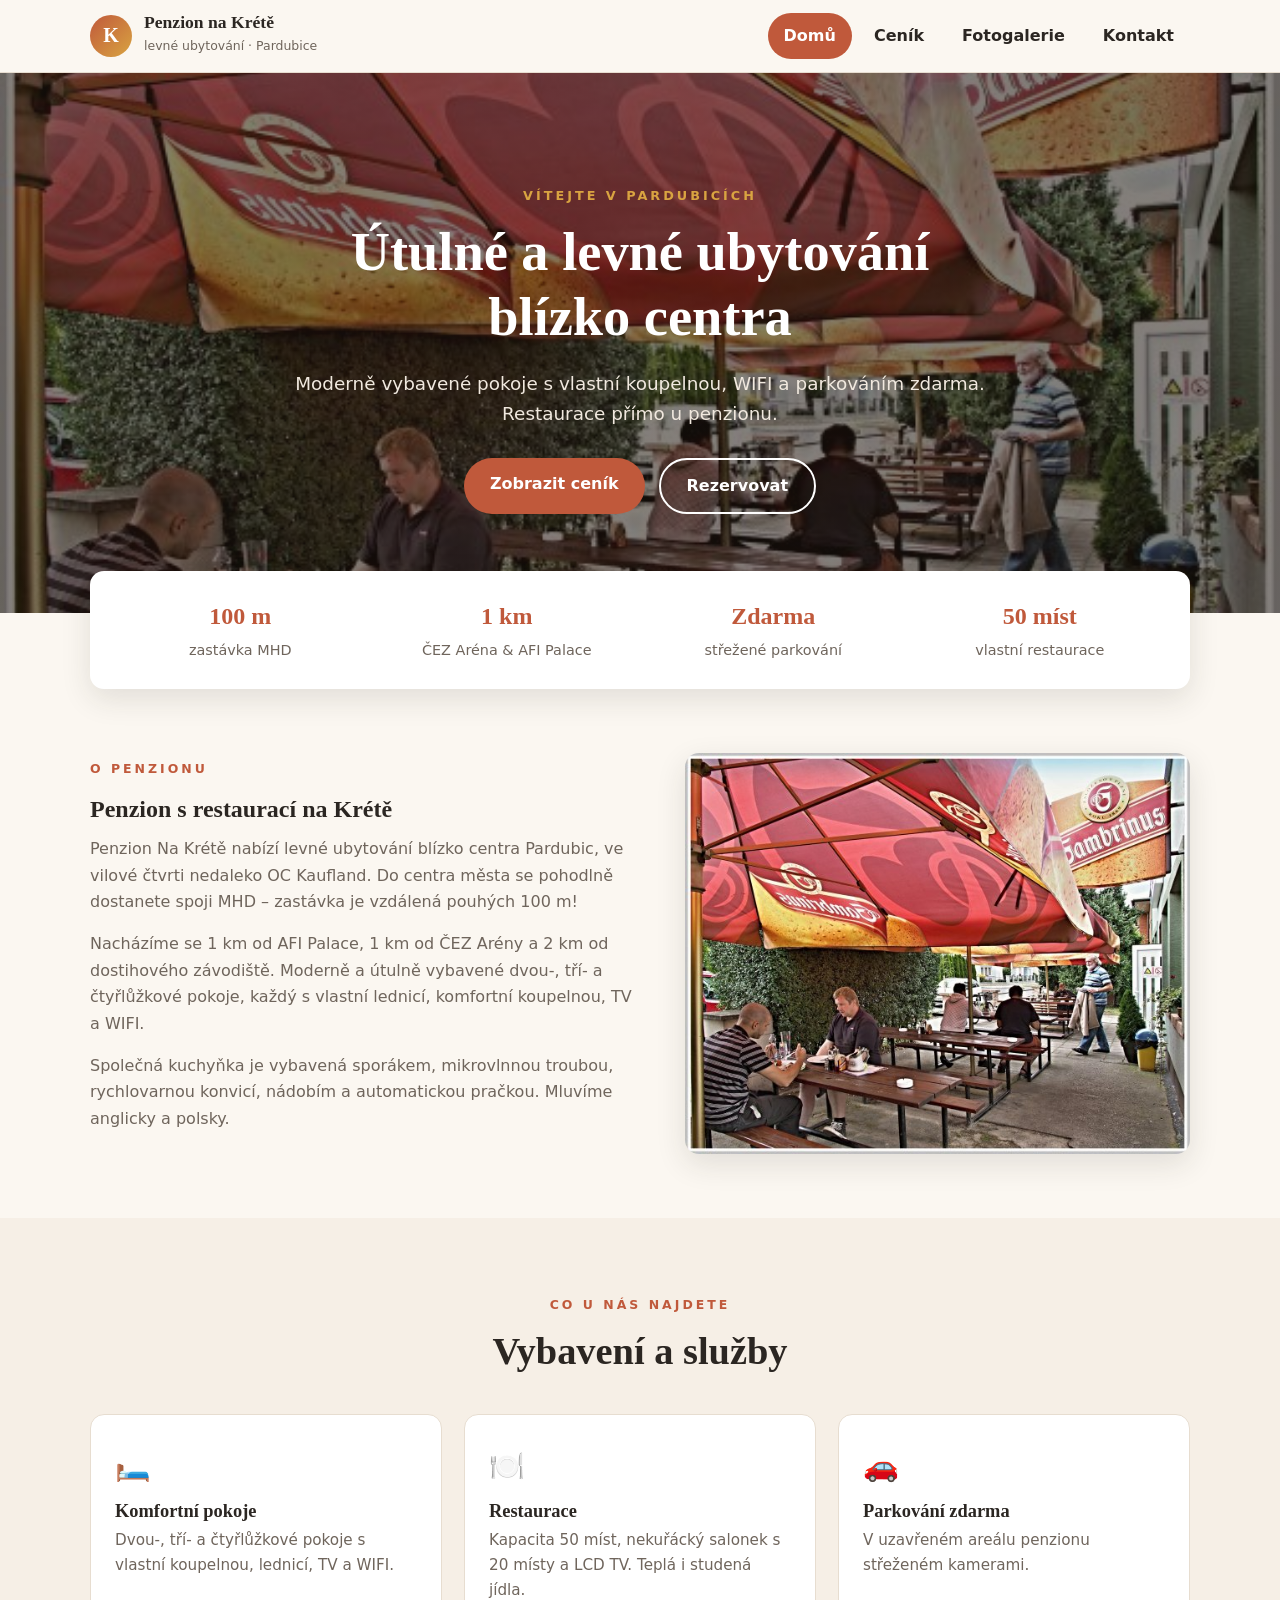
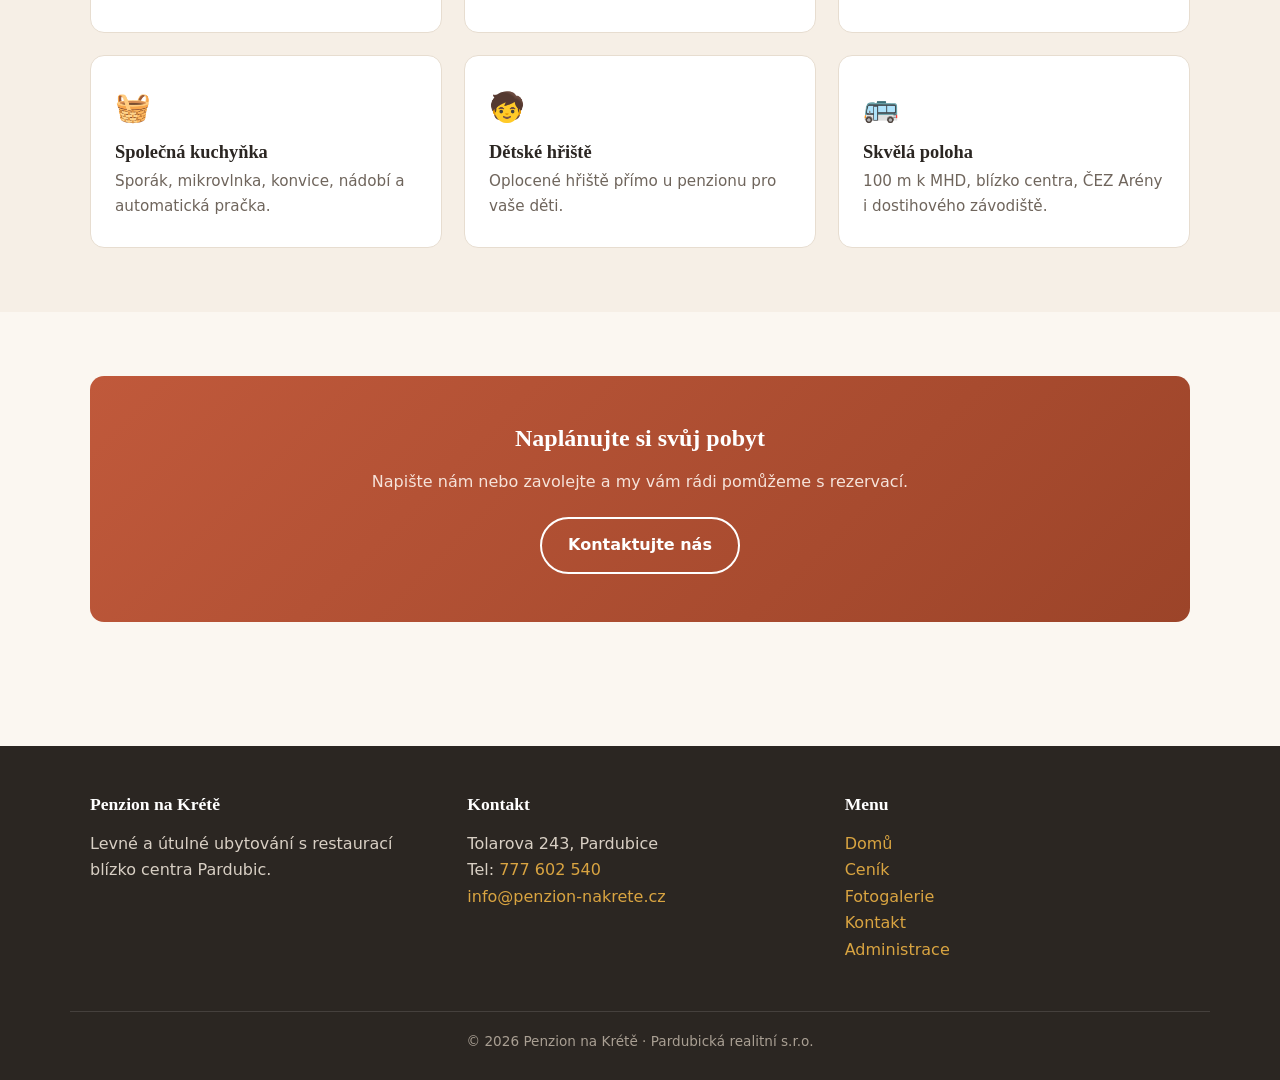
<file: index.html>
<!DOCTYPE html>
<html lang="cs">
<head>
  <meta charset="UTF-8" />
  <meta name="viewport" content="width=device-width, initial-scale=1" />
  <title>Penzion na Krétě – levné ubytování v Pardubicích</title>
  <meta name="description" content="Penzion Na Krétě nabízí levné a útulné ubytování blízko centra Pardubic. Restaurace, parkování zdarma, WIFI, dětské hřiště." />
  <link rel="stylesheet" href="base.css?v=3" />
  <link rel="stylesheet" href="index.css?v=3" />
</head>
<body>

  <!-- HLAVIČKA -->
  <header class="site-header">
    <div class="container header-inner">
      <a class="brand" href="index.html">
        <span class="brand-mark">K</span>
        <span class="brand-text">
          <strong>Penzion na Krétě</strong>
          <span>levné ubytování · Pardubice</span>
        </span>
      </a>
      <button class="burger" aria-label="Menu" aria-expanded="false">
        <span></span><span></span><span></span>
      </button>
      <nav class="main-nav">
        <ul>
          <li><a href="index.html" class="active">Domů</a></li>
          <li><a href="cenik.html">Ceník</a></li>
          <li><a href="fotogalerie.html">Fotogalerie</a></li>
          <li><a href="kontakt.html">Kontakt</a></li>
        </ul>
      </nav>
    </div>
  </header>

  <!-- HERO -->
  <section class="hero">
    <div class="hero-inner">
      <p class="eyebrow">Vítejte v Pardubicích</p>
      <h1>Útulné a levné ubytování blízko centra</h1>
      <p>Moderně vybavené pokoje s vlastní koupelnou, WIFI a parkováním zdarma. Restaurace přímo u penzionu.</p>
      <div class="hero-actions">
        <a href="cenik.html" class="btn">Zobrazit ceník</a>
        <a href="kontakt.html" class="btn btn-outline">Rezervovat</a>
      </div>
    </div>
  </section>

  <!-- RYCHLÁ FAKTA -->
  <div class="container facts">
    <div class="facts-grid">
      <div class="fact"><b>100 m</b><span>zastávka MHD</span></div>
      <div class="fact"><b>1 km</b><span>ČEZ Aréna &amp; AFI Palace</span></div>
      <div class="fact"><b>Zdarma</b><span>střežené parkování</span></div>
      <div class="fact"><b>50 míst</b><span>vlastní restaurace</span></div>
    </div>
  </div>

  <!-- O PENZIONU -->
  <section class="section">
    <div class="container">
      <div class="about-grid">
        <div class="about-text">
          <p class="eyebrow" style="text-transform:uppercase;letter-spacing:3px;font-size:.78rem;color:var(--terracotta);font-weight:700;">O penzionu</p>
          <h2>Penzion s restaurací na Krétě</h2>
          <p>Penzion Na Krétě nabízí levné ubytování blízko centra Pardubic, ve vilové čtvrti nedaleko OC Kaufland. Do centra města se pohodlně dostanete spoji MHD – zastávka je vzdálená pouhých 100 m!</p>
          <p>Nacházíme se 1 km od AFI Palace, 1 km od ČEZ Arény a 2 km od dostihového závodiště. Moderně a útulně vybavené dvou-, tří- a čtyřlůžkové pokoje, každý s vlastní lednicí, komfortní koupelnou, TV a WIFI.</p>
          <p>Společná kuchyňka je vybavená sporákem, mikrovlnnou troubou, rychlovarnou konvicí, nádobím a automatickou pračkou. Mluvíme anglicky a polsky.</p>
        </div>
        <div class="about-img">
          <img src="images/phoca_thumb_l_P8182664.jpg" alt="Posezení u penzionu" />
        </div>
      </div>
    </div>
  </section>

  <!-- VYBAVENÍ -->
  <section class="section" style="background:var(--sand);">
    <div class="container">
      <div class="section-title">
        <p class="eyebrow">Co u nás najdete</p>
        <h2>Vybavení a služby</h2>
      </div>
      <div class="features">
        <div class="feature"><div class="ico">🛏️</div><h3>Komfortní pokoje</h3><p>Dvou-, tří- a čtyřlůžkové pokoje s vlastní koupelnou, lednicí, TV a WIFI.</p></div>
        <div class="feature"><div class="ico">🍽️</div><h3>Restaurace</h3><p>Kapacita 50 míst, nekuřácký salonek s 20 místy a LCD TV. Teplá i studená jídla.</p></div>
        <div class="feature"><div class="ico">🚗</div><h3>Parkování zdarma</h3><p>V uzavřeném areálu penzionu střeženém kamerami.</p></div>
        <div class="feature"><div class="ico">🧺</div><h3>Společná kuchyňka</h3><p>Sporák, mikrovlnka, konvice, nádobí a automatická pračka.</p></div>
        <div class="feature"><div class="ico">🧒</div><h3>Dětské hřiště</h3><p>Oplocené hřiště přímo u penzionu pro vaše děti.</p></div>
        <div class="feature"><div class="ico">🚌</div><h3>Skvělá poloha</h3><p>100 m k MHD, blízko centra, ČEZ Arény i dostihového závodiště.</p></div>
      </div>
    </div>
  </section>

  <!-- CTA -->
  <section class="section">
    <div class="container">
      <div class="cta">
        <h2>Naplánujte si svůj pobyt</h2>
        <p>Napište nám nebo zavolejte a my vám rádi pomůžeme s rezervací.</p>
        <a href="kontakt.html" class="btn btn-outline">Kontaktujte nás</a>
      </div>
    </div>
  </section>

  <!-- PATIČKA -->
  <footer class="site-footer">
    <div class="container footer-grid">
      <div>
        <h3>Penzion na Krétě</h3>
        <p>Levné a útulné ubytování s restaurací blízko centra Pardubic.</p>
      </div>
      <div>
        <h3>Kontakt</h3>
        <p>Tolarova 243, Pardubice<br />
        Tel: <a href="tel:+420777602540">777 602 540</a><br />
        <a href="mailto:info@penzion-nakrete.cz">info@penzion-nakrete.cz</a></p>
      </div>
      <div>
        <h3>Menu</h3>
        <p><a href="index.html">Domů</a><br />
        <a href="cenik.html">Ceník</a><br />
        <a href="fotogalerie.html">Fotogalerie</a><br />
        <a href="kontakt.html">Kontakt</a><br />
        <a href="admin.html">Administrace</a></p>
      </div>
    </div>
    <div class="footer-bottom container">
      © <span data-year></span> Penzion na Krétě · Pardubická realitní s.r.o.
    </div>
  </footer>

  <script src="config.js?v=3"></script>
  <script src="site.js?v=3"></script>
</body>
</html>
</file>
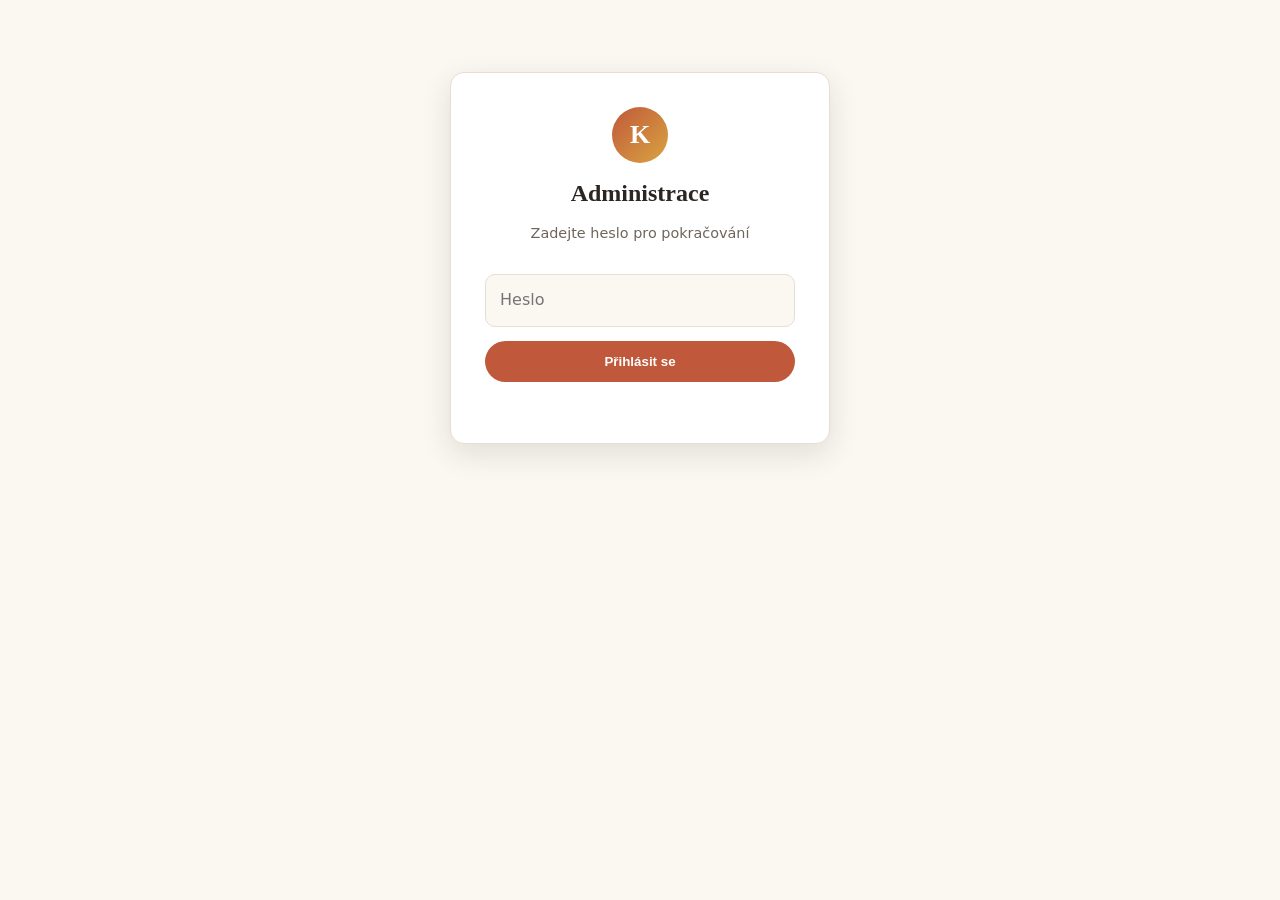
<file: admin.html>
<!DOCTYPE html>
<html lang="cs">
<head>
  <meta charset="UTF-8" />
  <meta name="viewport" content="width=device-width, initial-scale=1" />
  <title>Administrace – Penzion na Krétě</title>
  <meta name="robots" content="noindex, nofollow" />
  <link rel="stylesheet" href="base.css?v=3" />
  <link rel="stylesheet" href="admin.css?v=3" />
</head>
<body class="admin-body">

  <div id="loginView">
    <div class="login-box">
      <div class="brand-mark">K</div>
      <h2>Administrace</h2>
      <p class="sub" style="color:var(--muted);font-size:.9rem;">Zadejte heslo pro pokračování</p>
      <input type="password" id="pwdInput" placeholder="Heslo" autocomplete="current-password" />
      <button class="btn" id="loginBtn">Přihlásit se</button>
      <div class="login-error" id="loginError"></div>
    </div>
  </div>

  <div id="adminView" class="hidden">
    <div class="admin-top">
      <div class="container inner">
        <h1>🏠 Administrace · Penzion na Krétě</h1>
        <div>
          <a href="fotogalerie.html" target="_blank">Zobrazit web ↗</a>
          <button id="logoutBtn">Odhlásit</button>
        </div>
      </div>
    </div>

    <div class="admin-main">
      <div class="container">

        <div id="configWarn" class="config-warn hidden">
          ⚠️ <strong>Supabase není nastaven.</strong> Změny se zatím ukládají jen v tomto prohlížeči.
          Vyplňte klíče v <code>config.js</code> – návod v <code>NAVOD.md</code>.
        </div>

        <div class="panel">
          <h2>Přidat fotky</h2>
          <p class="sub">Nahrajte jednu nebo více fotek. Po nahrání se ihned objeví ve fotogalerii.</p>
          <label class="dropzone" id="dropzone">
            <input type="file" id="fileInput" accept="image/*" multiple />
            <span class="dz-icon">📷</span>
            <span class="dz-main">Klikněte nebo přetáhněte fotky sem</span>
            <span class="dz-sub">JPG, PNG · více souborů najednou</span>
          </label>
          <div class="upload-status" id="uploadStatus"></div>
        </div>

        <div class="panel">
          <h2>Fotky v galerii</h2>
          <p class="sub">Kliknutím na ✕ fotku odeberete.</p>
          <div class="admin-grid" id="adminGrid"><p style="color:var(--muted)">Načítám…</p></div>
        </div>

        <div class="panel">
          <h2>Ceník – ceny pokojů</h2>
          <p class="sub">Upravte popis a cenu, smažte řádek nebo přidejte nový. Změny se projeví ihned na webu.</p>
          <div id="priceList"></div>
          <div class="row" style="margin-top:16px;">
            <div class="field"><label>Nový popis</label><input type="text" id="newPriceDesc" placeholder="např. 4lůžkový pokoj" /></div>
            <div class="field" style="max-width:160px;flex:0 0 140px;"><label>Cena</label><input type="text" id="newPriceVal" placeholder="např. 1 800 Kč" /></div>
            <button class="btn" id="addPriceBtn">Přidat řádek</button>
          </div>
          <div class="pwd-status" id="priceStatus"></div>
        </div>

        <div class="panel">
          <h2>Ceník – poznámky</h2>
          <p class="sub">Doplňující informace pod tabulkou (poplatek z pobytu, mazlíčci…). Lze upravovat, mazat i přidávat. V textu lze použít &lt;strong&gt;…&lt;/strong&gt; pro tučné.</p>
          <div id="noteList"></div>
          <div class="row" style="margin-top:16px;">
            <div class="field" style="max-width:90px;flex:0 0 80px;"><label>Ikona</label><input type="text" id="newNoteIcon" placeholder="ℹ" /></div>
            <div class="field"><label>Text poznámky</label><input type="text" id="newNoteText" placeholder="Text nové poznámky…" /></div>
            <button class="btn" id="addNoteBtn">Přidat poznámku</button>
          </div>
          <div class="pwd-status" id="noteStatus"></div>
        </div>

        <div class="panel">
          <h2>Změna hesla</h2>
          <p class="sub">Nastavte si nové heslo do administrace.</p>
          <div class="row">
            <div class="field"><label for="newPwd">Nové heslo</label><input type="password" id="newPwd" autocomplete="new-password" /></div>
            <div class="field"><label for="newPwd2">Nové heslo znovu</label><input type="password" id="newPwd2" autocomplete="new-password" /></div>
            <button class="btn" id="changePwdBtn">Uložit heslo</button>
          </div>
          <div class="pwd-status" id="pwdStatus"></div>
        </div>

      </div>
    </div>
  </div>

  <script src="config.js?v=3"></script>
  <script src="db.js?v=3"></script>
  <script>
    const loginView = document.getElementById("loginView");
    const adminView = document.getElementById("adminView");
    const SESSION_KEY = "penzion_admin_session";

    function escAttr(s){ return (s||"").replace(/&/g,"&amp;").replace(/"/g,"&quot;").replace(/</g,"&lt;").replace(/>/g,"&gt;"); }
    function needSupabase(el){ if(!DB.isConfigured){ el.className="pwd-status err"; el.textContent="Tato funkce vyžaduje nastavený Supabase."; return true; } return false; }

    async function tryLogin(pwd){ return pwd === (await DB.getPassword()); }
    async function doLogin(){
      const err = document.getElementById("loginError"); err.textContent="";
      const pwd = document.getElementById("pwdInput").value;
      if(!pwd){ err.textContent="Zadejte heslo."; return; }
      if(await tryLogin(pwd)){ sessionStorage.setItem(SESSION_KEY,"1"); showAdmin(); }
      else err.textContent="Nesprávné heslo.";
    }
    document.getElementById("loginBtn").addEventListener("click", doLogin);
    document.getElementById("pwdInput").addEventListener("keydown", e=>{ if(e.key==="Enter") doLogin(); });
    document.getElementById("logoutBtn").addEventListener("click", ()=>{
      sessionStorage.removeItem(SESSION_KEY);
      adminView.classList.add("hidden"); loginView.classList.remove("hidden");
      document.getElementById("pwdInput").value="";
    });

    async function showAdmin(){
      loginView.classList.add("hidden"); adminView.classList.remove("hidden");
      if(!DB.isConfigured) document.getElementById("configWarn").classList.remove("hidden");
      try{ await DB.seedPricesIfEmpty(); await DB.seedNotesIfEmpty(); }catch(e){ console.warn("seed:", e); }
      renderGrid(); renderPrices(); renderNotes();
    }

    async function renderGrid(){
      const grid = document.getElementById("adminGrid");
      grid.innerHTML = '<p style="color:var(--muted)">Načítám…</p>';
      let photos=[]; try{ photos=await DB.getPhotos(); }catch(e){}
      if(!photos.length){ grid.innerHTML='<p style="color:var(--muted)">Zatím žádné fotky.</p>'; return; }
      grid.innerHTML="";
      photos.forEach(p=>{
        const isD=String(p.id).startsWith("default-");
        const div=document.createElement("div"); div.className="admin-thumb";
        div.innerHTML='<img src="'+p.url+'" alt="foto">'+(isD?'<span class="thumb-badge">výchozí</span>':'<button class="del" title="Odebrat">✕</button>');
        if(!isD) div.querySelector(".del").addEventListener("click", ()=>removePhoto(p));
        grid.appendChild(div);
      });
    }
    async function removePhoto(p){
      if(!DB.isConfigured){ alert("Vyžaduje Supabase."); return; }
      if(!confirm("Opravdu odebrat tuto fotku?")) return;
      try{ await DB.deletePhoto(p); renderGrid(); }catch(e){ alert("Odebrání selhalo: "+(e.message||e)); }
    }

    const dropzone=document.getElementById("dropzone");
    const fileInput=document.getElementById("fileInput");
    const uploadStatus=document.getElementById("uploadStatus");
    fileInput.addEventListener("change", ()=>handleFiles(fileInput.files));
    dropzone.addEventListener("dragover", e=>{ e.preventDefault(); dropzone.classList.add("drag"); });
    dropzone.addEventListener("dragleave", ()=>dropzone.classList.remove("drag"));
    dropzone.addEventListener("drop", e=>{ e.preventDefault(); dropzone.classList.remove("drag"); handleFiles(e.dataTransfer.files); });
    async function handleFiles(files){
      if(!files||!files.length) return;
      if(!DB.isConfigured){ uploadStatus.className="upload-status err"; uploadStatus.textContent="Nahrávání vyžaduje Supabase."; return; }
      uploadStatus.className="upload-status"; let done=0; const list=Array.from(files);
      for(const f of list){
        uploadStatus.textContent="Nahrávám "+(done+1)+" z "+list.length+"…";
        try{ await DB.addPhoto(f); done++; }
        catch(e){ uploadStatus.className="upload-status err"; uploadStatus.textContent="Chyba: "+(e.message||e); return; }
      }
      uploadStatus.className="upload-status ok"; uploadStatus.textContent="Hotovo – nahráno "+done+" fotek.";
      fileInput.value=""; renderGrid();
    }

    async function renderPrices(){
      const box=document.getElementById("priceList");
      box.innerHTML='<p style="color:var(--muted)">Načítám…</p>';
      const prices=await DB.getPrices(); box.innerHTML="";
      prices.forEach(p=>{
        const isD=String(p.id).startsWith("d");
        const row=document.createElement("div"); row.className="row"; row.style.marginBottom="10px";
        row.innerHTML='<div class="field"><input type="text" value="'+escAttr(p.popis)+'" data-f="popis"></div>'+
          '<div class="field" style="max-width:160px;flex:0 0 140px;"><input type="text" value="'+escAttr(p.cena)+'" data-f="cena"></div>'+
          '<button class="btn" data-act="save" style="padding:11px 16px;">Uložit</button>'+
          '<button class="btn" data-act="del" style="padding:11px 16px;background:#c62828;">Smazat</button>';
        const get=f=>row.querySelector('[data-f="'+f+'"]').value.trim();
        row.querySelector('[data-act="save"]').addEventListener("click", async ()=>{
          const s=document.getElementById("priceStatus"); if(needSupabase(s)) return;
          try{
            if(isD){ await DB.addPrice(get("popis"),get("cena")); }
            else { await DB.updatePrice(p.id,get("popis"),get("cena")); }
            s.className="pwd-status ok"; s.textContent="Uloženo."; renderPrices();
          }
          catch(e){ s.className="pwd-status err"; s.textContent="Chyba: "+(e.message||e); }
        });
        row.querySelector('[data-act="del"]').addEventListener("click", async ()=>{
          const s=document.getElementById("priceStatus"); if(needSupabase(s)) return;
          if(isD){ s.className="pwd-status err"; s.textContent="Výchozí řádek nelze smazat – nejdřív přidejte vlastní ceny."; return; }
          if(!confirm("Smazat tento řádek ceníku?")) return;
          try{ await DB.deletePrice(p.id); renderPrices(); }catch(e){ s.className="pwd-status err"; s.textContent="Chyba: "+(e.message||e); }
        });
        box.appendChild(row);
      });
    }
    document.getElementById("addPriceBtn").addEventListener("click", async ()=>{
      const s=document.getElementById("priceStatus"); if(needSupabase(s)) return;
      const d=document.getElementById("newPriceDesc").value.trim();
      const v=document.getElementById("newPriceVal").value.trim();
      if(!d||!v){ s.className="pwd-status err"; s.textContent="Vyplňte popis i cenu."; return; }
      try{ await DB.addPrice(d,v);
        document.getElementById("newPriceDesc").value=""; document.getElementById("newPriceVal").value="";
        s.className="pwd-status ok"; s.textContent="Řádek přidán."; renderPrices();
      }catch(e){ s.className="pwd-status err"; s.textContent="Chyba: "+(e.message||e); }
    });

    async function renderNotes(){
      const box=document.getElementById("noteList");
      box.innerHTML='<p style="color:var(--muted)">Načítám…</p>';
      const notes=await DB.getNotes(); box.innerHTML="";
      notes.forEach(n=>{
        const isD=String(n.id).startsWith("d");
        const row=document.createElement("div"); row.className="row"; row.style.marginBottom="10px";
        row.innerHTML='<div class="field" style="max-width:90px;flex:0 0 80px;"><input type="text" value="'+escAttr(n.ikona)+'" data-f="ikona"></div>'+
          '<div class="field"><input type="text" value="'+escAttr(n.text)+'" data-f="text"></div>'+
          '<button class="btn" data-act="save" style="padding:11px 16px;">Uložit</button>'+
          '<button class="btn" data-act="del" style="padding:11px 16px;background:#c62828;">Smazat</button>';
        const get=f=>row.querySelector('[data-f="'+f+'"]').value;
        row.querySelector('[data-act="save"]').addEventListener("click", async ()=>{
          const s=document.getElementById("noteStatus"); if(needSupabase(s)) return;
          try{
            if(isD){ await DB.addNote(get("ikona").trim(),get("text").trim()); }
            else { await DB.updateNote(n.id,get("ikona").trim(),get("text").trim()); }
            s.className="pwd-status ok"; s.textContent="Uloženo."; renderNotes();
          }
          catch(e){ s.className="pwd-status err"; s.textContent="Chyba: "+(e.message||e); }
        });
        row.querySelector('[data-act="del"]').addEventListener("click", async ()=>{
          const s=document.getElementById("noteStatus"); if(needSupabase(s)) return;
          if(isD){ s.className="pwd-status err"; s.textContent="Výchozí poznámku nelze smazat – nejdřív přidejte vlastní."; return; }
          if(!confirm("Smazat tuto poznámku?")) return;
          try{ await DB.deleteNote(n.id); renderNotes(); }catch(e){ s.className="pwd-status err"; s.textContent="Chyba: "+(e.message||e); }
        });
        box.appendChild(row);
      });
    }
    document.getElementById("addNoteBtn").addEventListener("click", async ()=>{
      const s=document.getElementById("noteStatus"); if(needSupabase(s)) return;
      const icon=document.getElementById("newNoteIcon").value.trim();
      const text=document.getElementById("newNoteText").value.trim();
      if(!text){ s.className="pwd-status err"; s.textContent="Vyplňte text poznámky."; return; }
      try{ await DB.addNote(icon,text);
        document.getElementById("newNoteIcon").value=""; document.getElementById("newNoteText").value="";
        s.className="pwd-status ok"; s.textContent="Poznámka přidána."; renderNotes();
      }catch(e){ s.className="pwd-status err"; s.textContent="Chyba: "+(e.message||e); }
    });

    document.getElementById("changePwdBtn").addEventListener("click", async ()=>{
      const s=document.getElementById("pwdStatus");
      const a=document.getElementById("newPwd").value, b=document.getElementById("newPwd2").value;
      s.className="pwd-status";
      if(!a||a.length<4){ s.className="pwd-status err"; s.textContent="Heslo musí mít alespoň 4 znaky."; return; }
      if(a!==b){ s.className="pwd-status err"; s.textContent="Hesla se neshodují."; return; }
      try{ await DB.setPassword(a); s.className="pwd-status ok";
        s.textContent=DB.isConfigured?"Heslo bylo změněno (platí na všech zařízeních).":"Heslo bylo změněno (jen v tomto prohlížeči).";
        document.getElementById("newPwd").value=""; document.getElementById("newPwd2").value="";
      }catch(e){ s.className="pwd-status err"; s.textContent="Změna selhala: "+(e.message||e); }
    });

    if(sessionStorage.getItem(SESSION_KEY)==="1") showAdmin();
  </script>
</body>
</html>
</file>
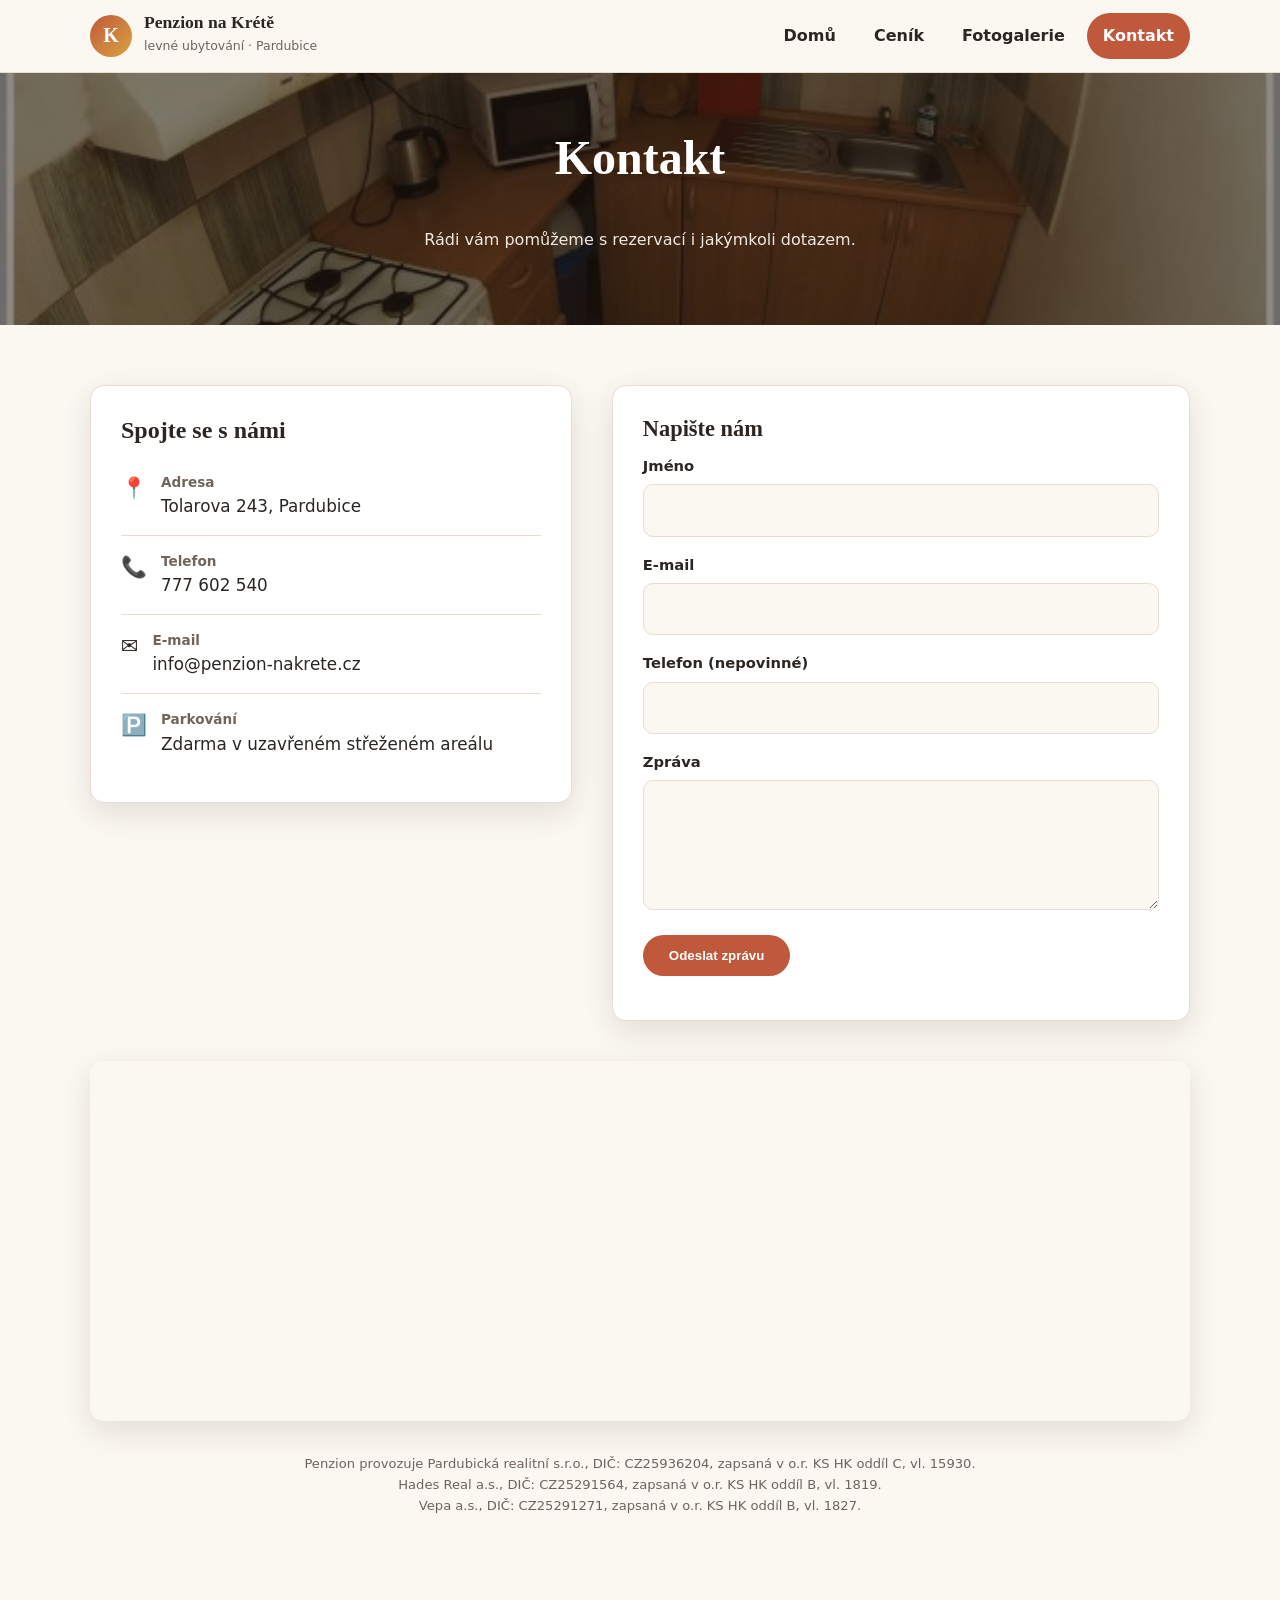
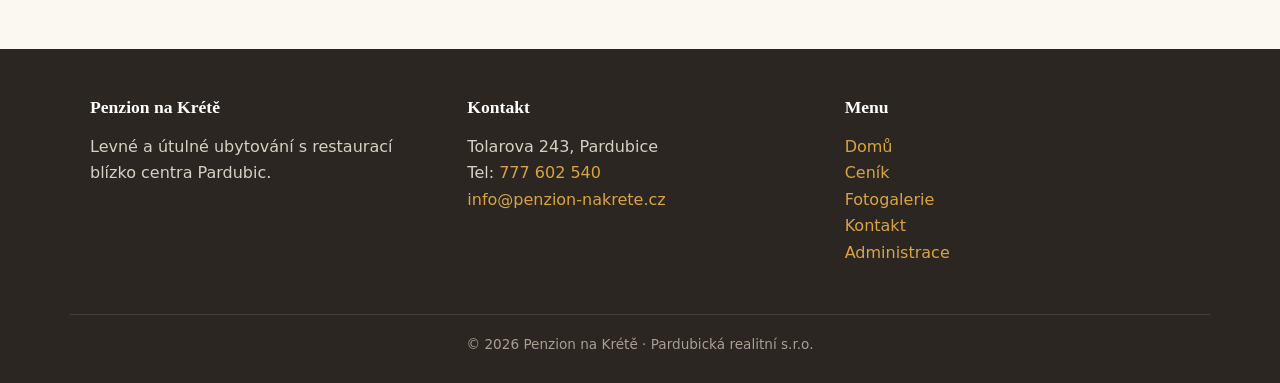
<file: kontakt.html>
<!DOCTYPE html>
<html lang="cs">
<head>
  <meta charset="UTF-8" />
  <meta name="viewport" content="width=device-width, initial-scale=1" />
  <title>Kontakt – Penzion na Krétě Pardubice</title>
  <meta name="description" content="Kontakt na Penzion na Krétě: Tolarova 243, Pardubice, tel. 777 602 540, info@penzion-nakrete.cz." />
  <link rel="stylesheet" href="base.css?v=3" />
  <link rel="stylesheet" href="kontakt.css?v=3" />
</head>
<body>

  <header class="site-header">
    <div class="container header-inner">
      <a class="brand" href="index.html">
        <span class="brand-mark">K</span>
        <span class="brand-text">
          <strong>Penzion na Krétě</strong>
          <span>levné ubytování · Pardubice</span>
        </span>
      </a>
      <button class="burger" aria-label="Menu" aria-expanded="false">
        <span></span><span></span><span></span>
      </button>
      <nav class="main-nav">
        <ul>
          <li><a href="index.html">Domů</a></li>
          <li><a href="cenik.html">Ceník</a></li>
          <li><a href="fotogalerie.html">Fotogalerie</a></li>
          <li><a href="kontakt.html" class="active">Kontakt</a></li>
        </ul>
      </nav>
    </div>
  </header>

  <section class="page-hero">
    <h1>Kontakt</h1>
    <p>Rádi vám pomůžeme s rezervací i jakýmkoli dotazem.</p>
  </section>

  <section class="contact-wrap">
    <div class="container">
      <div class="contact-grid">

        <!-- Kontaktní info -->
        <div class="info-card">
          <h2>Spojte se s námi</h2>
          <div class="info-item">
            <span class="ico">📍</span>
            <div><b>Adresa</b><span>Tolarova 243, Pardubice</span></div>
          </div>
          <div class="info-item">
            <span class="ico">📞</span>
            <div><b>Telefon</b><a href="tel:+420777602540">777 602 540</a></div>
          </div>
          <div class="info-item">
            <span class="ico">✉️</span>
            <div><b>E-mail</b><a href="mailto:info@penzion-nakrete.cz">info@penzion-nakrete.cz</a></div>
          </div>
          <div class="info-item">
            <span class="ico">🅿️</span>
            <div><b>Parkování</b><span>Zdarma v uzavřeném střeženém areálu</span></div>
          </div>
        </div>

        <!-- Formulář (Formspree) -->
        <div class="form-card">
          <h2>Napište nám</h2>
          <form id="contactForm" action="https://formspree.io/f/xgobdvwj" method="POST">
            <div class="field">
              <label for="name">Jméno</label>
              <input type="text" id="name" name="jmeno" required />
            </div>
            <div class="field">
              <label for="email">E-mail</label>
              <input type="email" id="email" name="email" required />
            </div>
            <div class="field">
              <label for="phone">Telefon (nepovinné)</label>
              <input type="tel" id="phone" name="telefon" />
            </div>
            <div class="field">
              <label for="message">Zpráva</label>
              <textarea id="message" name="zprava" required></textarea>
            </div>
            <button type="submit" class="btn">Odeslat zprávu</button>
            <div class="form-status" id="formStatus"></div>
          </form>
        </div>
      </div>

      <!-- Mapa -->
      <div class="map-embed">
        <iframe
          title="Mapa – Penzion na Krétě"
          src="https://www.google.com/maps?q=Tolarova%20243%2C%20Pardubice&output=embed"
          loading="lazy"
          referrerpolicy="no-referrer-when-downgrade"></iframe>
      </div>

      <p class="legal">
        Penzion provozuje Pardubická realitní s.r.o., DIČ: CZ25936204, zapsaná v o.r. KS HK oddíl C, vl. 15930.<br />
        Hades Real a.s., DIČ: CZ25291564, zapsaná v o.r. KS HK oddíl B, vl. 1819.<br />
        Vepa a.s., DIČ: CZ25291271, zapsaná v o.r. KS HK oddíl B, vl. 1827.
      </p>
    </div>
  </section>

  <footer class="site-footer">
    <div class="container footer-grid">
      <div>
        <h3>Penzion na Krétě</h3>
        <p>Levné a útulné ubytování s restaurací blízko centra Pardubic.</p>
      </div>
      <div>
        <h3>Kontakt</h3>
        <p>Tolarova 243, Pardubice<br />
        Tel: <a href="tel:+420777602540">777 602 540</a><br />
        <a href="mailto:info@penzion-nakrete.cz">info@penzion-nakrete.cz</a></p>
      </div>
      <div>
        <h3>Menu</h3>
        <p><a href="index.html">Domů</a><br />
        <a href="cenik.html">Ceník</a><br />
        <a href="fotogalerie.html">Fotogalerie</a><br />
        <a href="kontakt.html">Kontakt</a><br />
        <a href="admin.html">Administrace</a></p>
      </div>
    </div>
    <div class="footer-bottom container">
      © <span data-year></span> Penzion na Krétě · Pardubická realitní s.r.o.
    </div>
  </footer>

  <script src="config.js?v=3"></script>
  <script src="site.js?v=3"></script>
  <script>
    // Odeslání formuláře přes Formspree bez opuštění stránky (AJAX)
    const form = document.getElementById("contactForm");
    const status = document.getElementById("formStatus");
    form.addEventListener("submit", async function (e) {
      e.preventDefault();
      status.textContent = "Odesílám…";
      status.className = "form-status";
      try {
        const res = await fetch(form.action, {
          method: "POST",
          body: new FormData(form),
          headers: { Accept: "application/json" },
        });
        if (res.ok) {
          status.textContent = "Děkujeme! Vaše zpráva byla odeslána.";
          status.className = "form-status ok";
          form.reset();
        } else {
          throw new Error("send failed");
        }
      } catch (err) {
        status.textContent = "Zprávu se nepodařilo odeslat. Zkuste to prosím znovu, nebo nám zavolejte.";
        status.className = "form-status err";
      }
    });
  </script>
</body>
</html>
</file>
<file: base.css>
/* =====================================================================
   base.css – sdílené styly (hlavička, navigace, burger menu, patička)
   Barevné téma: zemité/terakotové tóny (jako slunečná Kréta)
   ===================================================================== */

:root {
  --terracotta: #c0593b;
  --terracotta-dark: #9c4429;
  --sand: #f6efe6;
  --cream: #fbf7f1;
  --ink: #2b2622;
  --muted: #6f655c;
  --sea: #2a7d8c;
  --gold: #d9a441;
  --line: #e7ddd0;
  --shadow: 0 10px 30px rgba(43, 38, 34, 0.12);
  --radius: 14px;
  --maxw: 1140px;
}

* { box-sizing: border-box; }

html { scroll-behavior: smooth; }

body {
  margin: 0;
  font-family: "Segoe UI", system-ui, -apple-system, Roboto, Arial, sans-serif;
  color: var(--ink);
  background: var(--cream);
  line-height: 1.65;
  -webkit-font-smoothing: antialiased;
}

body.nav-open { overflow: hidden; }

img { max-width: 100%; display: block; }

a { color: var(--terracotta-dark); }

.container {
  width: 100%;
  max-width: var(--maxw);
  margin: 0 auto;
  padding: 0 20px;
}

h1, h2, h3 {
  font-family: Georgia, "Times New Roman", serif;
  color: var(--ink);
  line-height: 1.2;
  margin: 0 0 .5em;
}

.btn {
  display: inline-block;
  background: var(--terracotta);
  color: #fff;
  text-decoration: none;
  padding: 13px 26px;
  border-radius: 50px;
  font-weight: 600;
  border: none;
  cursor: pointer;
  transition: background .2s, transform .2s;
}
.btn:hover { background: var(--terracotta-dark); transform: translateY(-2px); }
.btn-outline {
  background: transparent;
  color: #fff;
  border: 2px solid #fff;
}
.btn-outline:hover { background: rgba(255,255,255,.15); }

/* ---------- HLAVIČKA ---------- */
.site-header {
  position: sticky;
  top: 0;
  z-index: 50;
  background: rgba(251, 247, 241, 0.95);
  backdrop-filter: blur(8px);
  border-bottom: 1px solid var(--line);
}
.header-inner {
  display: flex;
  align-items: center;
  justify-content: space-between;
  gap: 16px;
  min-height: 72px;
}
.brand {
  display: flex;
  align-items: center;
  gap: 12px;
  text-decoration: none;
  color: var(--ink);
}
.brand-mark {
  width: 42px; height: 42px;
  border-radius: 50%;
  background: linear-gradient(135deg, var(--terracotta), var(--gold));
  color: #fff;
  display: grid; place-items: center;
  font-family: Georgia, serif;
  font-weight: bold;
  font-size: 20px;
  flex: 0 0 auto;
}
.brand-text strong { font-size: 1.1rem; font-family: Georgia, serif; display:block; line-height:1.1; }
.brand-text span { font-size: .78rem; color: var(--muted); }

.main-nav ul {
  list-style: none;
  display: flex;
  gap: 6px;
  margin: 0; padding: 0;
}
.main-nav a {
  display: block;
  text-decoration: none;
  color: var(--ink);
  padding: 10px 16px;
  border-radius: 50px;
  font-weight: 600;
  transition: background .15s, color .15s;
}
.main-nav a:hover { background: var(--sand); }
.main-nav a.active { background: var(--terracotta); color: #fff; }

/* Burger */
.burger {
  display: none;
  flex-direction: column;
  justify-content: center;
  gap: 5px;
  width: 46px; height: 46px;
  background: transparent;
  border: none;
  cursor: pointer;
  padding: 0;
}
.burger span {
  display: block;
  height: 3px;
  width: 26px;
  margin: 0 auto;
  background: var(--ink);
  border-radius: 3px;
  transition: transform .25s, opacity .25s;
}
.burger.active span:nth-child(1) { transform: translateY(8px) rotate(45deg); }
.burger.active span:nth-child(2) { opacity: 0; }
.burger.active span:nth-child(3) { transform: translateY(-8px) rotate(-45deg); }

/* ---------- PATIČKA ---------- */
.site-footer {
  background: var(--ink);
  color: #d8cfc4;
  margin-top: 60px;
  padding: 48px 0 28px;
}
.footer-grid {
  display: grid;
  grid-template-columns: repeat(3, 1fr);
  gap: 32px;
}
.site-footer h3 { color: #fff; font-size: 1.1rem; }
.site-footer a { color: var(--gold); text-decoration: none; }
.site-footer a:hover { text-decoration: underline; }
.footer-bottom {
  border-top: 1px solid rgba(255,255,255,.12);
  margin-top: 32px;
  padding-top: 18px;
  font-size: .85rem;
  color: #a99f93;
  text-align: center;
}

/* ---------- RESPONZIVITA / BURGER MENU ---------- */
@media (max-width: 860px) {
  .burger { display: flex; }
  .main-nav {
    position: fixed;
    inset: 72px 0 auto 0;
    background: var(--cream);
    border-bottom: 1px solid var(--line);
    box-shadow: var(--shadow);
    transform: translateY(-150%);
    transition: transform .3s ease;
    max-height: calc(100vh - 72px);
    overflow-y: auto;
  }
  .main-nav.open { transform: translateY(0); }
  .main-nav ul { flex-direction: column; gap: 0; padding: 12px; }
  .main-nav a { padding: 14px 16px; font-size: 1.05rem; }
  .footer-grid { grid-template-columns: 1fr; gap: 24px; }
}
</file>
<file: index.css>
/* index.css – styly pro úvodní stránku */

.hero {
  position: relative;
  min-height: 460px;
  height: 60vh;
  max-height: 560px;
  display: flex;
  align-items: center;
  color: #fff;
  background-color: #2b2622;
  background-image:
    linear-gradient(rgba(30,22,16,.55), rgba(30,22,16,.55)),
    url("images/phoca_thumb_l_P8182664.jpg");
  background-size: cover, cover;
  background-position: center, center;
  background-repeat: no-repeat, no-repeat;
  text-align: center;
}
.hero-inner { max-width: 760px; margin: 0 auto; padding: 60px 20px; }
.hero .eyebrow {
  text-transform: uppercase;
  letter-spacing: 3px;
  font-size: .8rem;
  color: var(--gold);
  font-weight: 700;
  margin-bottom: 14px;
}
.hero h1 { color: #fff; font-size: clamp(2.1rem, 5vw, 3.4rem); margin-bottom: 16px; }
.hero p { font-size: 1.15rem; color: #f1e9df; margin-bottom: 28px; }
.hero-actions { display: flex; gap: 14px; justify-content: center; flex-wrap: wrap; }

.facts { margin-top: -42px; position: relative; z-index: 5; }
.facts-grid {
  display: grid;
  grid-template-columns: repeat(4, 1fr);
  gap: 18px;
  background: #fff;
  border-radius: var(--radius);
  box-shadow: var(--shadow);
  padding: 26px;
}
.fact { text-align: center; }
.fact b { display: block; font-size: 1.5rem; color: var(--terracotta); font-family: Georgia, serif; }
.fact span { font-size: .9rem; color: var(--muted); }

.section { padding: 64px 0; }
.section-title { text-align: center; max-width: 680px; margin: 0 auto 40px; }
.section-title .eyebrow {
  text-transform: uppercase; letter-spacing: 3px; font-size: .78rem;
  color: var(--terracotta); font-weight: 700;
}
.section-title h2 { font-size: clamp(1.7rem, 3.5vw, 2.4rem); }

.about-grid {
  display: grid;
  grid-template-columns: 1.1fr 1fr;
  gap: 40px;
  align-items: center;
}
.about-text p { color: var(--muted); margin: 0 0 16px; }
.about-img img { border-radius: var(--radius); box-shadow: var(--shadow); }

.features {
  display: grid;
  grid-template-columns: repeat(3, 1fr);
  gap: 22px;
}
.feature {
  background: #fff;
  border: 1px solid var(--line);
  border-radius: var(--radius);
  padding: 28px 24px;
  transition: transform .2s, box-shadow .2s;
}
.feature:hover { transform: translateY(-4px); box-shadow: var(--shadow); }
.feature .ico { font-size: 1.8rem; margin-bottom: 10px; }
.feature h3 { font-size: 1.15rem; margin-bottom: 6px; }
.feature p { color: var(--muted); font-size: .95rem; margin: 0; }

.cta {
  background: linear-gradient(135deg, var(--terracotta), var(--terracotta-dark));
  color: #fff;
  text-align: center;
  border-radius: var(--radius);
  padding: 48px 24px;
}
.cta h2 { color: #fff; }
.cta p { color: #f6e3da; margin-bottom: 22px; }

@media (max-width: 860px) {
  .facts-grid { grid-template-columns: repeat(2, 1fr); }
  .about-grid { grid-template-columns: 1fr; }
  .features { grid-template-columns: 1fr; }
}
</file>
<file: admin.css>
/* admin.css */

.admin-body { min-height: 100vh; display: flex; flex-direction: column; }

.admin-top { background: var(--ink); color: #fff; padding: 16px 0; }
.admin-top .inner {
  display: flex; align-items: center; justify-content: space-between; gap: 12px;
}
.admin-top h1 { color: #fff; font-size: 1.2rem; margin: 0; }
.admin-top a, .admin-top button {
  color: #fff; font-size: .9rem; text-decoration: none;
  background: rgba(255,255,255,.12); border: none; cursor: pointer;
  padding: 8px 14px; border-radius: 50px;
}
.admin-top a:hover, .admin-top button:hover { background: rgba(255,255,255,.24); }

.admin-main { flex: 1; padding: 40px 0; }

.login-box {
  max-width: 380px;
  margin: 8vh auto;
  background: #fff;
  border: 1px solid var(--line);
  border-radius: var(--radius);
  box-shadow: var(--shadow);
  padding: 34px;
  text-align: center;
}
.login-box .brand-mark { width: 56px; height: 56px; font-size: 26px; margin: 0 auto 16px; }
.login-box input {
  width: 100%; padding: 12px 14px; margin: 14px 0;
  border: 1px solid var(--line); border-radius: 10px; font: inherit;
  background: var(--cream);
}
.login-box input:focus { outline: none; border-color: var(--terracotta); }
.login-box .btn { width: 100%; }
.login-error { color: #c62828; font-size: .9rem; margin-top: 10px; min-height: 1.2em; }

.panel {
  background: #fff;
  border: 1px solid var(--line);
  border-radius: var(--radius);
  box-shadow: var(--shadow);
  padding: 28px;
  margin-bottom: 26px;
}
.panel h2 { font-size: 1.25rem; margin-bottom: 6px; }
.panel .sub { color: var(--muted); font-size: .92rem; margin-bottom: 18px; }

.config-warn {
  background: #fbecdf;
  border: 1px solid #f0c9a8;
  border-radius: 10px;
  padding: 14px 18px;
  font-size: .92rem;
  margin-bottom: 22px;
}

.dropzone {
  display: flex;
  flex-direction: column;
  align-items: center;
  justify-content: center;
  gap: 6px;
  border: 2px dashed var(--line);
  border-radius: 12px;
  padding: 36px 20px;
  min-height: 150px;
  text-align: center;
  color: var(--muted);
  cursor: pointer;
  transition: border-color .2s, background .2s;
}
.dropzone .dz-icon { font-size: 2rem; line-height: 1; }
.dropzone .dz-main { font-weight: 600; color: var(--ink); }
.dropzone .dz-sub { font-size: .85rem; }
.dropzone:hover, .dropzone.drag { border-color: var(--terracotta); background: var(--sand); }
.dropzone input { display: none; }

.upload-status { margin-top: 12px; font-size: .92rem; min-height: 1.2em; }
.upload-status.ok { color: #2e7d32; }
.upload-status.err { color: #c62828; }

.admin-grid {
  display: grid;
  grid-template-columns: repeat(auto-fill, minmax(150px, 1fr));
  gap: 14px;
  margin-top: 8px;
}
.admin-thumb {
  position: relative;
  aspect-ratio: 4/3;
  border-radius: 10px;
  overflow: hidden;
  background: var(--sand);
}
.admin-thumb img { width: 100%; height: 100%; object-fit: cover; }
.admin-thumb button.del {
  position: absolute; top: 6px; right: 6px;
  width: 30px; height: 30px; border-radius: 50%;
  background: rgba(198,40,40,.92); color: #fff; border: none;
  cursor: pointer; font-size: 1rem; display: grid; place-items: center;
}
.admin-thumb button.del:hover { background: #b71c1c; }
.thumb-badge {
  position: absolute; bottom: 6px; left: 6px;
  background: rgba(0,0,0,.6); color: #fff;
  font-size: .68rem; padding: 2px 8px; border-radius: 50px;
}

.row { display: flex; gap: 12px; flex-wrap: wrap; align-items: flex-end; }
.row .field { flex: 1; min-width: 200px; margin: 0; }
.field label { display:block; font-weight:600; margin-bottom:6px; font-size:.9rem; }
.field input {
  width: 100%; padding: 11px 14px; border: 1px solid var(--line);
  border-radius: 10px; font: inherit; background: var(--cream);
}
.field input:focus { outline: none; border-color: var(--terracotta); }
.pwd-status { margin-top: 12px; font-size: .92rem; min-height: 1.2em; }
.pwd-status.ok { color: #2e7d32; }
.pwd-status.err { color: #c62828; }

.hidden { display: none !important; }
</file>
<file: kontakt.css>
/* kontakt.css */

.page-hero {
  background-color: #2b2622;
  background-image: linear-gradient(rgba(30,22,16,.5), rgba(30,22,16,.5)),
              url("images/phoca_thumb_l_P8182703.jpg");
  background-size: cover, cover;
  background-position: center, center;
  background-repeat: no-repeat, no-repeat;
  color: #fff;
  text-align: center;
  padding: 56px 20px;
  min-height: 240px;
  display: flex;
  flex-direction: column;
  align-items: center;
  justify-content: center;
}
.page-hero h1 { color: #fff; font-size: clamp(2rem, 4vw, 3rem); }
.page-hero p { color: #f1e9df; }

.contact-wrap { padding: 60px 0; }
.contact-grid {
  display: grid;
  grid-template-columns: 1fr 1.2fr;
  gap: 40px;
  align-items: start;
}

.info-card {
  background: #fff;
  border: 1px solid var(--line);
  border-radius: var(--radius);
  box-shadow: var(--shadow);
  padding: 30px;
}
.info-item {
  display: flex;
  gap: 14px;
  padding: 14px 0;
  border-bottom: 1px solid var(--line);
}
.info-item:last-child { border-bottom: none; }
.info-item .ico { font-size: 1.3rem; flex: 0 0 auto; }
.info-item b { display: block; font-size: .85rem; color: var(--muted); font-weight: 600; }
.info-item a, .info-item span { color: var(--ink); text-decoration: none; font-size: 1.05rem; }
.info-item a:hover { color: var(--terracotta); }

.form-card {
  background: #fff;
  border: 1px solid var(--line);
  border-radius: var(--radius);
  box-shadow: var(--shadow);
  padding: 30px;
}
.form-card h2 { font-size: 1.4rem; }
.field { margin-bottom: 16px; }
.field label { display: block; font-weight: 600; margin-bottom: 6px; font-size: .92rem; }
.field input, .field textarea {
  width: 100%;
  padding: 12px 14px;
  border: 1px solid var(--line);
  border-radius: 10px;
  font: inherit;
  background: var(--cream);
  transition: border-color .2s, box-shadow .2s;
}
.field input:focus, .field textarea:focus {
  outline: none;
  border-color: var(--terracotta);
  box-shadow: 0 0 0 3px rgba(192,89,59,.15);
}
.field textarea { min-height: 130px; resize: vertical; }

.form-status { margin-top: 14px; font-size: .95rem; }
.form-status.ok { color: #2e7d32; }
.form-status.err { color: #c62828; }

.map-embed {
  margin-top: 40px;
  border-radius: var(--radius);
  overflow: hidden;
  box-shadow: var(--shadow);
  line-height: 0;
}
.map-embed iframe { width: 100%; height: 360px; border: 0; }

.legal {
  margin-top: 32px;
  font-size: .82rem;
  color: var(--muted);
  text-align: center;
  line-height: 1.6;
}

@media (max-width: 860px) {
  .contact-grid { grid-template-columns: 1fr; }
}
</file>
